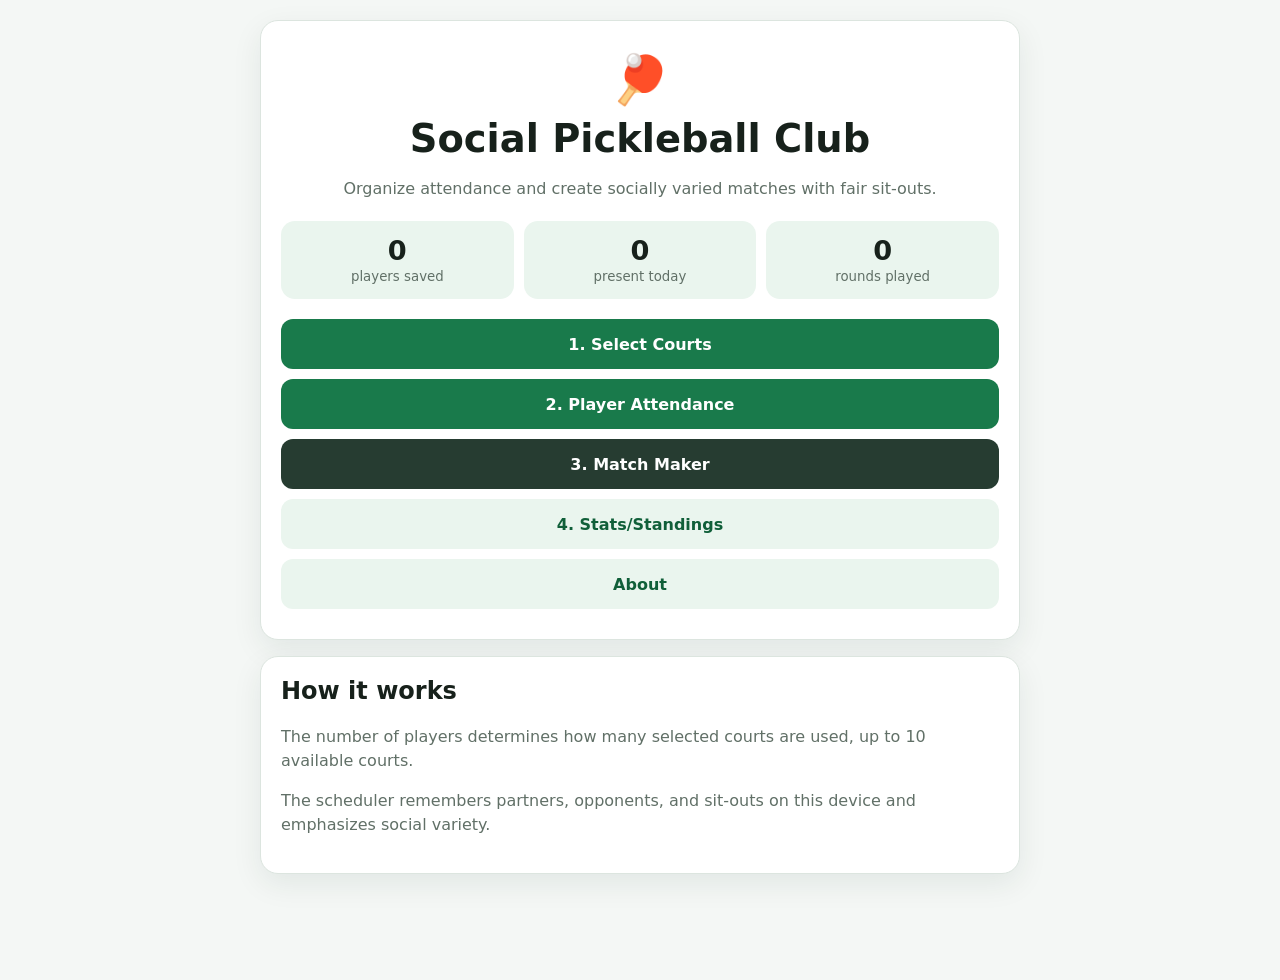
<file: index.html>
<!doctype html><html><head><meta charset="utf-8"><meta name="viewport" content="width=device-width,initial-scale=1"><title>Social Pickleball Club</title><link rel="stylesheet" href="styles.css"></head><body><main class="shell"><section class="hero card"><div class="brand-mark">🏓</div><h1>Social Pickleball Club</h1><p class="lead">Organize attendance and create socially varied matches with fair sit-outs.</p><div class="summary-grid"><div class="stat"><span id="savedPlayers">0</span><small>players saved</small></div><div class="stat"><span id="presentPlayers">0</span><small>present today</small></div><div class="stat"><span id="roundCount">0</span><small>rounds played</small></div></div><div class="stack"><a class="button primary" href="courts.html">1. Select Courts</a><a class="button primary" href="attendance.html">2. Player Attendance</a><a class="button secondary" href="matches.html">3. Match Maker</a><a class="button ghost" href="stats.html">4. Stats/Standings</a><a class="button ghost" href="about.html">About</a></div></section><section class="card info"><h2>How it works</h2><p>The number of players determines how many selected courts are used, up to 10 available courts.</p><p>The scheduler remembers partners, opponents, and sit-outs on this device and emphasizes social variety.</p></section></main><script src="storage.js"></script><script>const s=PickleStorage.load();savedPlayers.textContent=s.players.length;presentPlayers.textContent=s.players.filter(p=>p.present).length;roundCount.textContent=s.rounds.length;</script></body></html>
</file>
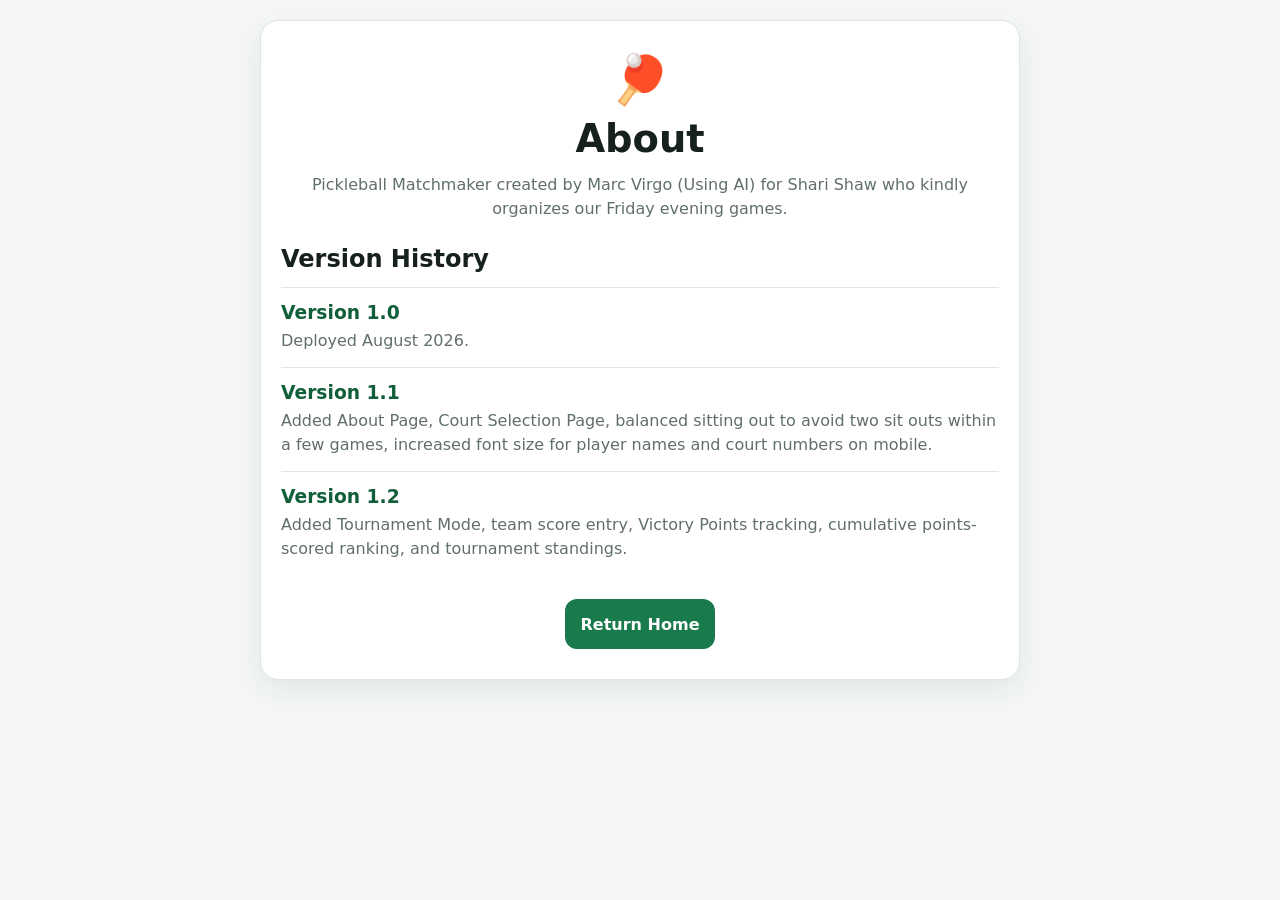
<file: about.html>
<!doctype html><html><head><meta charset="utf-8"><meta name="viewport" content="width=device-width,initial-scale=1"><title>About</title><link rel="stylesheet" href="styles.css"></head><body><main class="shell"><section class="card hero"><div class="brand-mark">🏓</div><h1>About</h1><p class="lead about-copy">Pickleball Matchmaker created by Marc Virgo (Using AI) for Shari Shaw who kindly organizes our Friday evening games.</p><div class="about-version"><h2>Version History</h2><div class="version-entry"><h3>Version 1.0</h3><p>Deployed August 2026.</p></div><div class="version-entry"><h3>Version 1.1</h3><p>Added About Page, Court Selection Page, balanced sitting out to avoid two sit outs within a few games, increased font size for player names and court numbers on mobile.</p></div><div class="version-entry"><h3>Version 1.2</h3><p>Added Tournament Mode, team score entry, Victory Points tracking, cumulative points-scored ranking, and tournament standings.</p></div></div><a class="button primary" href="index.html">Return Home</a></section></main></body></html>
</file>
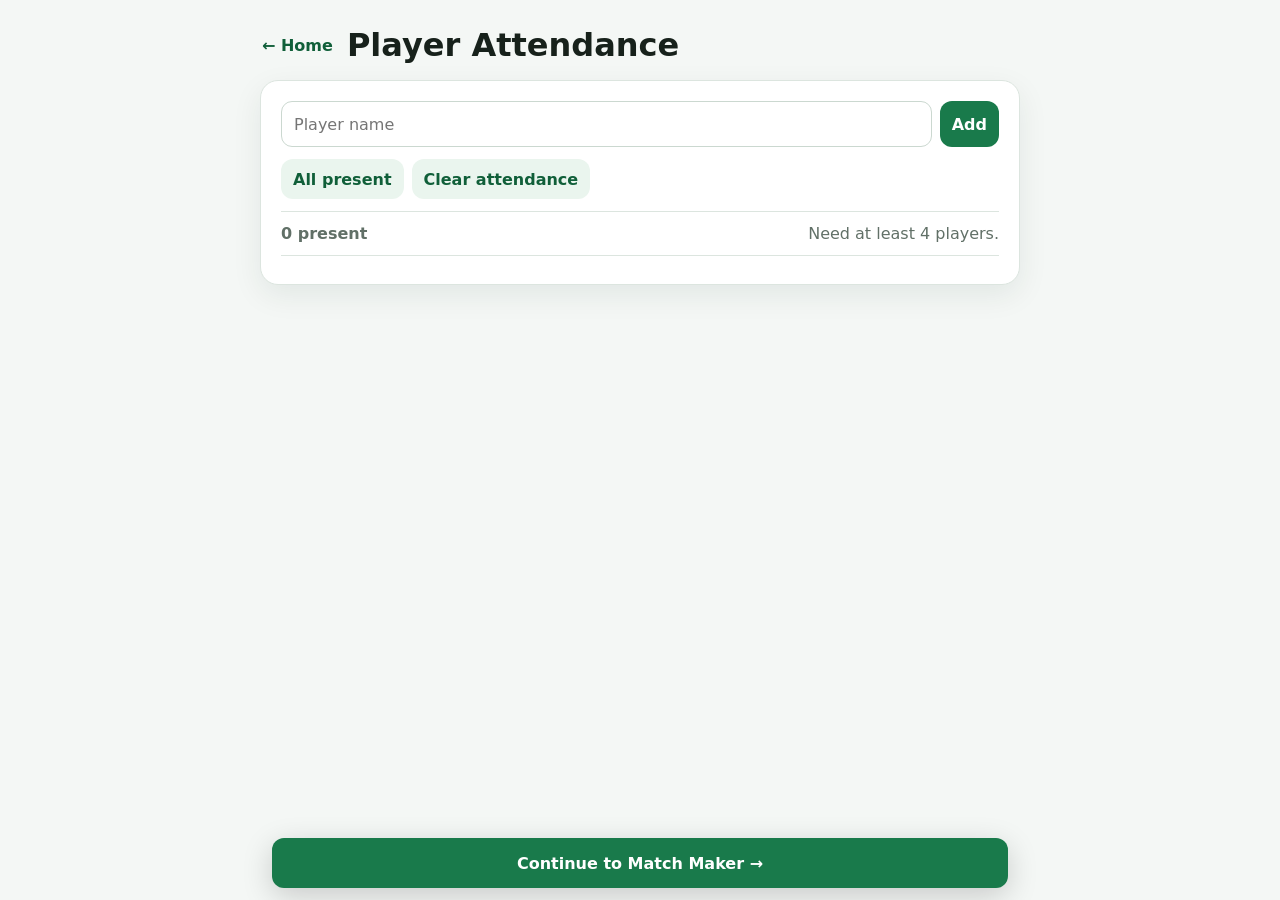
<file: attendance.html>
<!doctype html><html><head><meta charset="utf-8"><meta name="viewport" content="width=device-width,initial-scale=1"><title>Attendance</title><link rel="stylesheet" href="styles.css"></head><body><main class="shell"><header class="topbar"><a class="back-link" href="index.html">← Home</a><h1>Player Attendance</h1></header><section class="card"><form id="addForm" class="add-row"><input id="playerName" placeholder="Player name" maxlength="50" required><button class="button primary compact">Add</button></form><div class="toolbar"><button id="allPresent" class="button ghost compact" type="button">All present</button><button id="nonePresent" class="button ghost compact" type="button">Clear attendance</button></div><div class="attendance-summary"><strong><span id="presentCount">0</span> present</strong><span id="courtForecast"></span></div><div id="playerList" class="player-list"></div></section><div class="sticky-actions"><a class="button primary" href="matches.html">Continue to Match Maker →</a></div></main><script src="storage.js"></script><script src="attendance.js"></script></body></html>
</file>
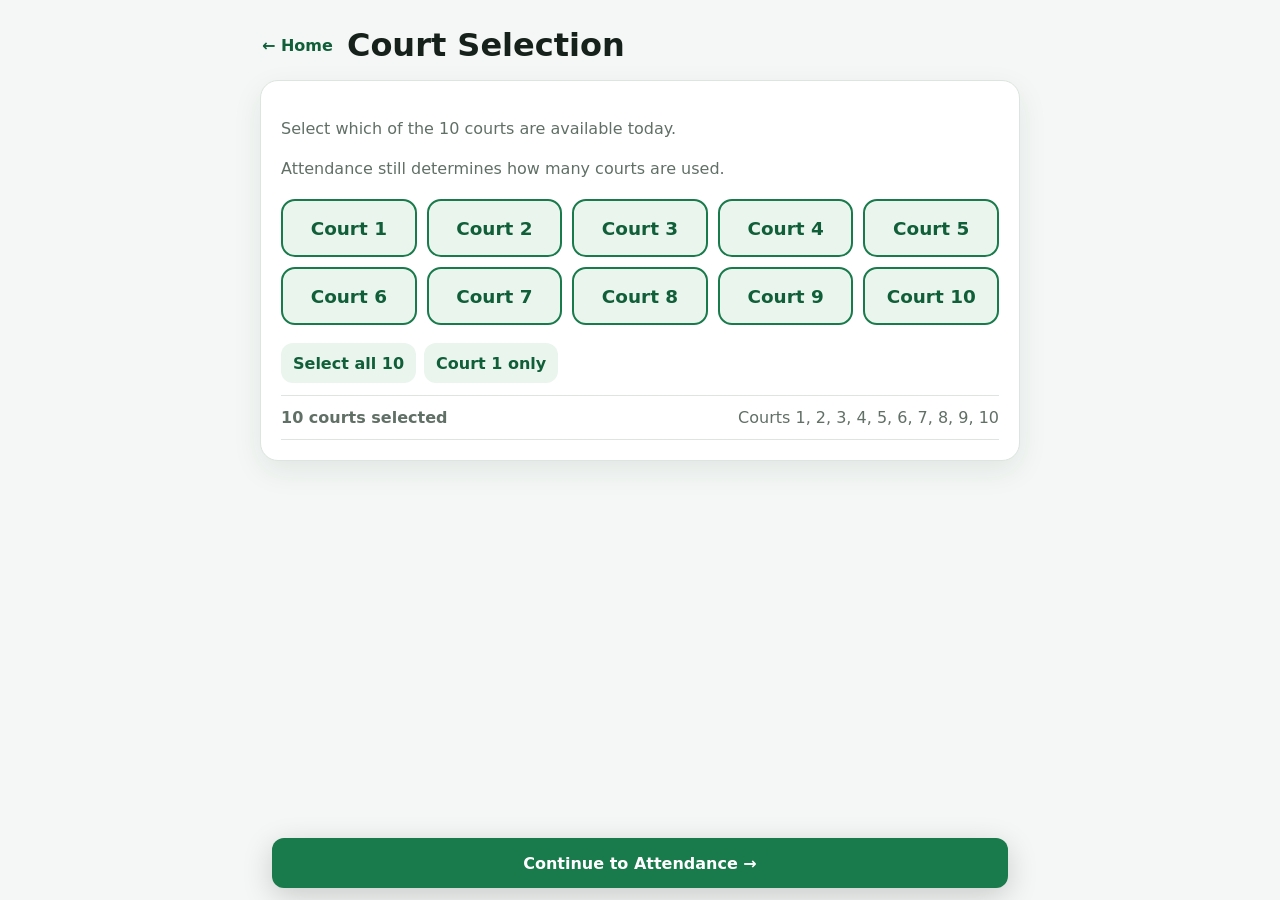
<file: courts.html>
<!doctype html><html><head><meta charset="utf-8"><meta name="viewport" content="width=device-width,initial-scale=1"><title>Court Selection</title><link rel="stylesheet" href="styles.css"></head><body><main class="shell"><header class="topbar"><a class="back-link" href="index.html">← Home</a><h1>Court Selection</h1></header><section class="card"><p class="lead">Select which of the 10 courts are available today.</p><p class="muted">Attendance still determines how many courts are used.</p><div id="courtSelectGrid" class="court-select-grid"></div><div class="toolbar"><button id="selectAll" class="button ghost compact">Select all 10</button><button id="court1Only" class="button ghost compact">Court 1 only</button></div><div class="attendance-summary"><strong><span id="selectedCount">0</span> courts selected</strong><span id="selectedList"></span></div></section><div class="sticky-actions"><a class="button primary" href="attendance.html">Continue to Attendance →</a></div></main><script src="storage.js"></script><script src="courts.js"></script></body></html>
</file>
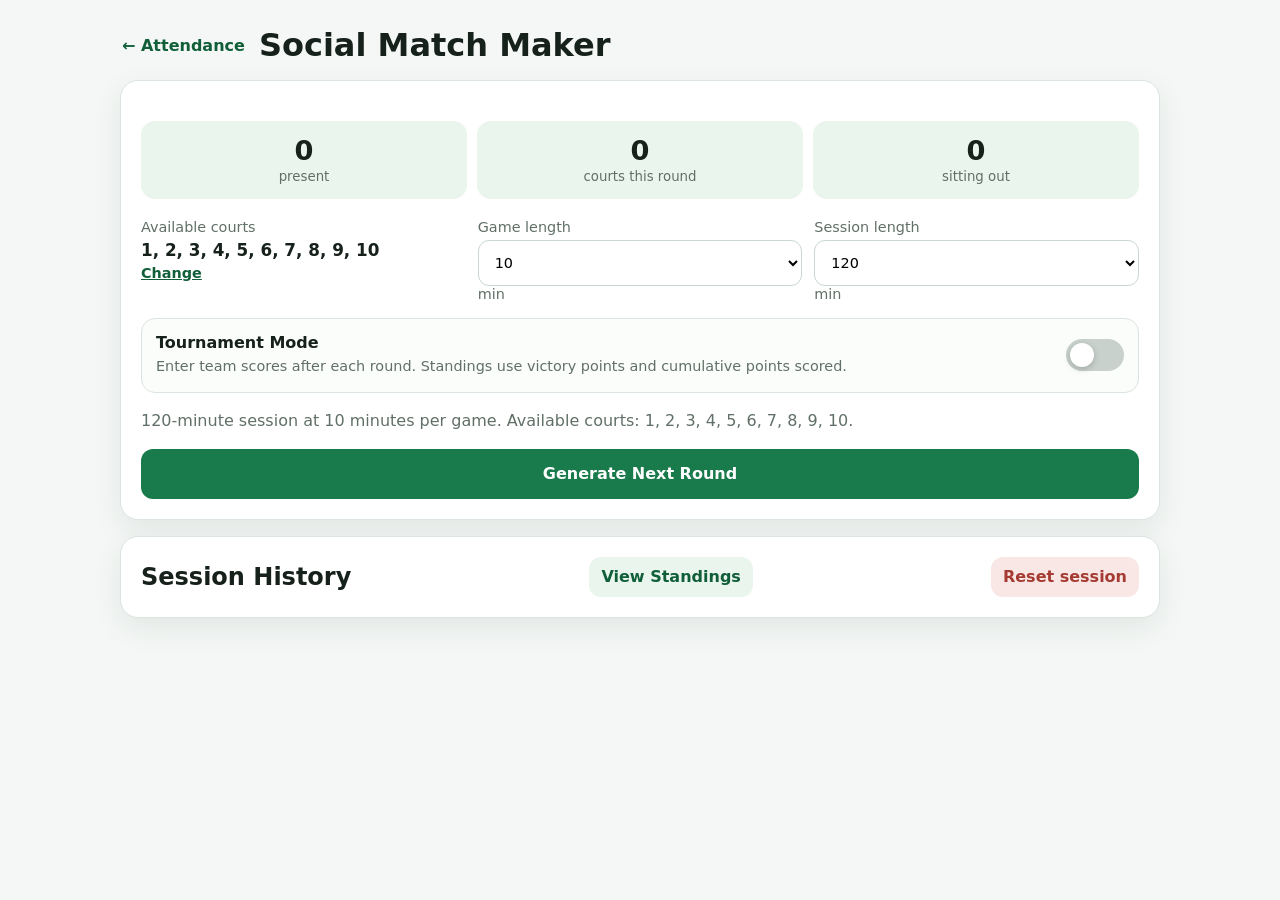
<file: matches.html>
<!doctype html><html><head><meta charset="utf-8"><meta name="viewport" content="width=device-width,initial-scale=1"><title>Match Maker</title><link rel="stylesheet" href="styles.css"></head><body><main class="shell wide"><header class="topbar"><a class="back-link" href="attendance.html">← Attendance</a><h1>Social Match Maker</h1></header><section class="card"><div class="summary-grid"><div class="stat"><span id="presentCount">0</span><small>present</small></div><div class="stat"><span id="courtsUsed">0</span><small>courts this round</small></div><div class="stat"><span id="sitCount">0</span><small>sitting out</small></div></div><div class="settings-row"><div class="court-setting"><span>Available courts</span><strong id="selectedCourtsText">—</strong><a href="courts.html">Change</a></div><label>Game length<select id="gameMinutes"><option>8</option><option selected>10</option><option>12</option><option>15</option></select> min</label><label>Session length<select id="sessionMinutes"><option>90</option><option selected>120</option><option>130</option><option>150</option></select> min</label></div><div class="tournament-control"><div><strong>Tournament Mode</strong><p class="muted small-note">Enter team scores after each round. Standings use victory points and cumulative points scored.</p></div><label class="switch"><input id="tournamentMode" type="checkbox"><span class="slider"></span></label></div><p id="scheduleHint" class="muted"></p><div class="stack"><button id="generateRound" class="button primary">Generate Next Round</button><button id="completeRound" class="button secondary hidden">Complete Round</button></div></section><section id="currentRoundCard" class="card hidden"><div class="round-heading"><h2 id="roundTitle">Round</h2><span id="roundTime" class="pill"></span></div><div id="courtGrid" class="court-grid"></div><div id="byeBox" class="bye-box hidden"><h3>Sitting Out</h3><div id="byeList" class="chips"></div></div></section><section class="card"><div class="round-heading"><h2>Session History</h2>
        <a class="button ghost compact" href="stats.html">View Standings</a><button id="resetSession" class="button danger compact">Reset session</button></div><div id="history"></div></section></main><script src="storage.js"></script><script src="scheduler.js"></script><script src="matches.js"></script></body></html>
</file>
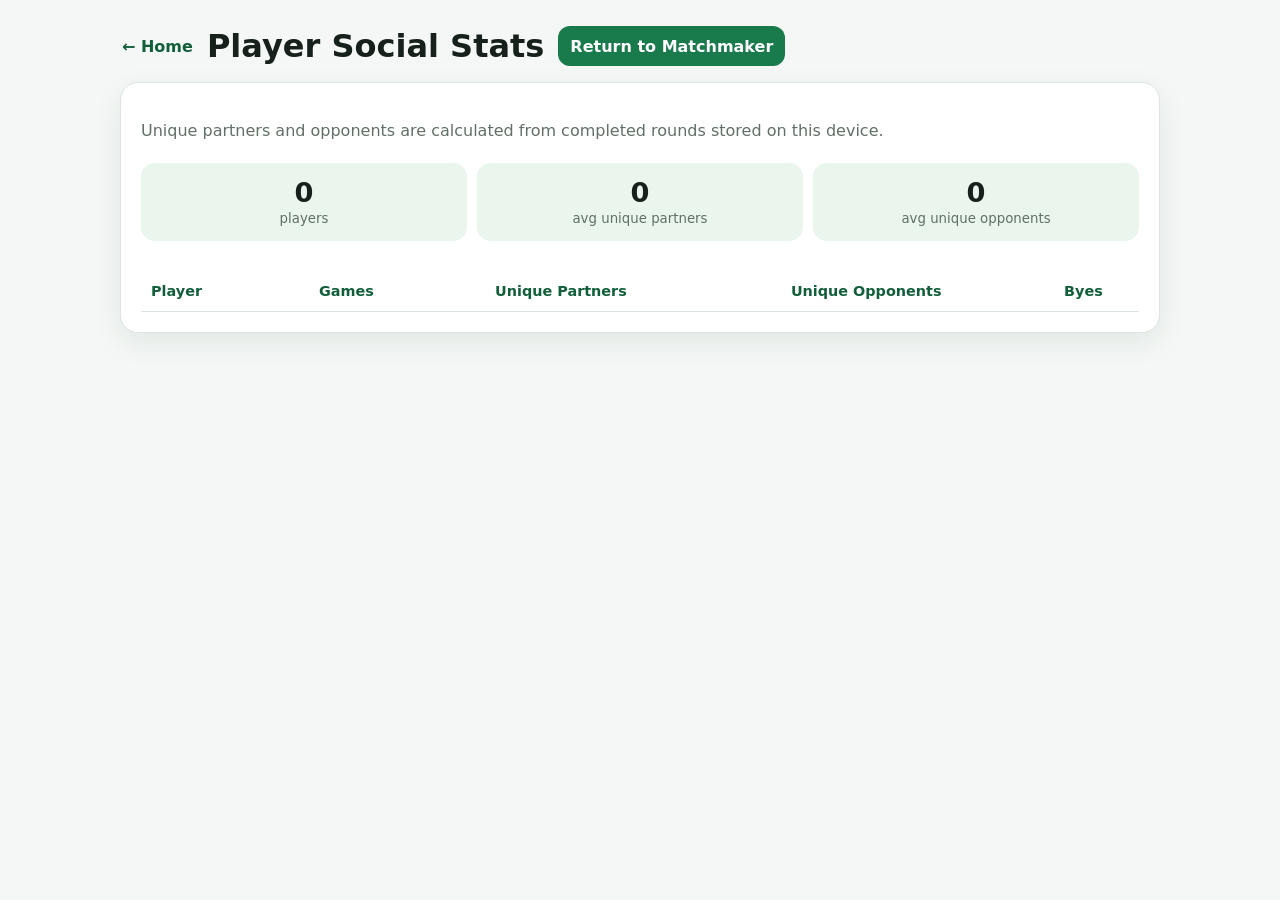
<file: stats.html>
<!doctype html><html><head><meta charset="utf-8"><meta name="viewport" content="width=device-width,initial-scale=1"><title>Stats/Standings</title><link rel="stylesheet" href="styles.css"></head><body><main class="shell wide"><header class="topbar"><a class="back-link" href="index.html">← Home</a><h1 id="statsTitle">Stats/Standings</h1>
      <a class="button primary compact" href="matches.html">Return to Matchmaker</a></header><section class="card"><p id="statsIntro" class="muted"></p><div class="summary-grid"><div class="stat"><span id="playerCount">0</span><small>players</small></div><div class="stat"><span id="avgPartners">0</span><small>avg unique partners</small></div><div class="stat"><span id="avgOpponents">0</span><small>avg unique opponents</small></div></div><div class="table-wrap"><table class="stats-table"><thead id="statsHead"></thead><tbody id="statsBody"></tbody></table></div></section></main><script src="storage.js"></script><script src="stats.js"></script></body></html>
</file>
<file: styles.css>
:root{--bg:#f4f7f5;--card:#fff;--ink:#17211b;--muted:#617067;--line:#dce5df;--accent:#197a4b;--accent-dark:#105f39;--soft:#eaf5ee;--danger:#a53b32;--shadow:0 10px 30px rgba(18,55,35,.08)}*{box-sizing:border-box}html{-webkit-text-size-adjust:100%}body{margin:0;font-family:system-ui,-apple-system,BlinkMacSystemFont,"Segoe UI",sans-serif;background:var(--bg);color:var(--ink)}button,input,select{font:inherit}button{cursor:pointer}.shell{width:min(100% - 24px,760px);margin:0 auto;padding:20px 0 90px}.shell.wide{width:min(100% - 24px,1040px)}.card{background:var(--card);border:1px solid var(--line);border-radius:18px;box-shadow:var(--shadow);padding:20px;margin-bottom:16px}.hero{text-align:center;padding:30px 20px}.brand-mark{font-size:48px}h1{font-size:clamp(1.6rem,6vw,2.4rem);margin:8px 0}h2{margin-top:0}.lead,.muted,.info p{color:var(--muted);line-height:1.5}.topbar{display:flex;align-items:center;gap:14px;padding:6px 2px 16px}.topbar h1{margin:0;font-size:clamp(1.35rem,5vw,2rem)}.back-link{color:var(--accent-dark);text-decoration:none;font-weight:700;white-space:nowrap}.summary-grid{display:grid;grid-template-columns:repeat(3,1fr);gap:10px;margin:20px 0}.stat{background:var(--soft);border-radius:14px;padding:14px 8px;text-align:center}.stat span{display:block;font-size:1.7rem;font-weight:800}.stat small{color:var(--muted)}.stack{display:grid;gap:10px}.button{display:inline-flex;align-items:center;justify-content:center;min-height:50px;padding:12px 16px;border:0;border-radius:12px;font-weight:800;text-decoration:none}.primary{background:var(--accent);color:#fff}.primary:hover{background:var(--accent-dark)}.secondary{background:#263c31;color:#fff}.ghost{background:var(--soft);color:var(--accent-dark)}.danger{background:#f8e7e5;color:var(--danger)}.compact{min-height:40px;padding:8px 12px}.add-row{display:grid;grid-template-columns:1fr auto;gap:8px}input,select{width:100%;min-height:46px;border:1px solid #cbd8d0;border-radius:11px;padding:10px 12px;background:#fff}.toolbar{display:flex;flex-wrap:wrap;gap:8px;margin:12px 0}.attendance-summary{display:flex;justify-content:space-between;gap:12px;padding:12px 0;border-top:1px solid var(--line);border-bottom:1px solid var(--line);color:var(--muted)}.player-list{margin-top:8px}.player-row{display:flex;align-items:center;justify-content:space-between;min-height:54px;border-bottom:1px solid var(--line)}.player-check{display:flex;align-items:center;gap:12px;flex:1;font-weight:650}.player-check input{width:22px;min-height:auto;height:22px}.icon-button{width:42px;height:42px;border:0;background:transparent;font-size:26px;color:#8e413b}.empty{color:var(--muted);text-align:center;padding:14px}.sticky-actions{position:fixed;left:12px;right:12px;bottom:12px;display:flex;justify-content:center;pointer-events:none}.sticky-actions .button{width:min(100%,736px);box-shadow:0 8px 30px rgba(0,0,0,.18);pointer-events:auto}.settings-row{display:grid;grid-template-columns:repeat(3,1fr);gap:12px}.settings-row label{color:var(--muted);font-size:.9rem}.settings-row select{margin-top:5px}.round-heading{display:flex;justify-content:space-between;align-items:center;gap:10px}.round-heading h2{margin:0}.pill,.chip{display:inline-block;background:var(--soft);color:var(--accent-dark);border-radius:999px;padding:7px 10px;font-weight:800}.court-grid{display:grid;grid-template-columns:repeat(3,1fr);gap:12px;margin-top:16px}.court-card{border:1px solid var(--line);border-radius:16px;padding:14px;text-align:center;background:#fbfdfb}.court-card h3{margin:0 0 10px;color:var(--accent-dark);font-size:1.55rem}.team{font-weight:800;line-height:1.5;font-size:1.42rem}.team span{color:var(--muted);font-weight:600}.vs{font-size:.92rem;font-weight:900;color:var(--muted);margin:8px 0}.bye-box{margin-top:16px;padding:14px;background:#fff7df;border-radius:14px}.bye-box h3{margin-top:0}.chips{display:flex;flex-wrap:wrap;gap:8px}.history-round{border-top:1px solid var(--line);padding:10px 0}.history-round summary{cursor:pointer;font-weight:800}.history-round summary span{color:var(--muted);font-weight:500}.history-body{color:var(--muted)}.history-body p{font-size:1.05rem;line-height:1.45}.hidden{display:none!important}.court-select-grid{display:grid;grid-template-columns:repeat(5,1fr);gap:10px;margin:18px 0}.court-toggle{position:relative}.court-toggle input{position:absolute;opacity:0;pointer-events:none}.court-toggle span{display:flex;min-height:58px;align-items:center;justify-content:center;border:2px solid var(--line);border-radius:14px;font-weight:850;font-size:1.15rem;background:#fff}.court-toggle input:checked+span{border-color:var(--accent);background:var(--soft);color:var(--accent-dark)}.court-setting{display:flex;flex-direction:column;gap:5px;color:var(--muted);font-size:.9rem}.court-setting strong{color:var(--ink);font-size:1.05rem}.court-setting a{color:var(--accent-dark);font-weight:800}.player-name-chip{font-size:1.12rem;padding:9px 13px}.table-wrap{width:100%;overflow-x:auto}.stats-table{width:100%;border-collapse:collapse;margin-top:10px}.stats-table th,.stats-table td{padding:12px 10px;border-bottom:1px solid var(--line);text-align:left}.stats-table th{color:var(--accent-dark);font-size:.9rem}.stats-table td:not(:first-child),.stats-table th:not(:first-child){text-align:center}.about-copy{max-width:680px;margin:12px auto 24px}.about-version{text-align:left;margin:24px 0}.about-version h2{margin-bottom:14px}.version-entry{padding:14px 0;border-top:1px solid var(--line)}.version-entry h3{margin:0 0 6px;color:var(--accent-dark)}.version-entry p{margin:0;color:var(--muted);line-height:1.5}.tournament-control{margin:16px 0 8px;padding:14px;border:1px solid var(--line);border-radius:14px;display:flex;align-items:center;justify-content:space-between;gap:18px;background:#fbfdfb}.small-note{margin:4px 0 0;font-size:.9rem}.switch{position:relative;display:inline-block;width:58px;height:32px;flex:0 0 auto}.switch input{opacity:0;width:0;height:0}.slider{position:absolute;inset:0;background:#c8d1cb;border-radius:999px;transition:.2s}.slider:before{content:"";position:absolute;width:24px;height:24px;left:4px;top:4px;background:#fff;border-radius:50%;transition:.2s;box-shadow:0 2px 6px rgba(0,0,0,.2)}.switch input:checked+.slider{background:var(--accent)}.switch input:checked+.slider:before{transform:translateX(26px)}.score-entry{display:grid;grid-template-columns:1fr 1fr;gap:8px;margin-top:14px;padding-top:12px;border-top:1px solid var(--line)}.score-entry label{font-size:.82rem;color:var(--muted);font-weight:700}.score-entry input{margin-top:5px;text-align:center;font-size:1.25rem;font-weight:800}button:disabled{opacity:.45;cursor:not-allowed;filter:grayscale(.2)}
@media(max-width:700px){.settings-row{grid-template-columns:1fr}.court-grid{grid-template-columns:1fr 1fr}.attendance-summary{flex-direction:column;gap:4px}}
@media(max-width:620px){.court-select-grid{grid-template-columns:repeat(2,1fr)}.court-card h3{font-size:1.65rem}.court-card .team{font-size:1.5rem}.stats-table,.stats-table thead,.stats-table tbody,.stats-table th,.stats-table td,.stats-table tr{display:block;width:100%}.stats-table thead{display:none}.stats-table tr{border:1px solid var(--line);border-radius:12px;margin-bottom:10px;padding:8px 10px;background:#fbfdfb}.stats-table td{display:flex;justify-content:space-between;gap:12px;border-bottom:1px solid var(--line);text-align:right!important;padding:8px 0}.stats-table td:last-child{border-bottom:0}.stats-table td::before{content:attr(data-label);font-weight:700;color:var(--muted);text-align:left}}
@media(max-width:430px){.shell{width:min(100% - 16px,760px);padding-top:10px}.card{border-radius:14px;padding:15px}.summary-grid{gap:6px}.stat{padding:10px 5px}.stat span{font-size:1.4rem}.stat small{font-size:.72rem}.court-grid{grid-template-columns:1fr}.topbar{align-items:flex-start;flex-direction:column;gap:5px}.tournament-control{align-items:flex-start}.score-entry{grid-template-columns:1fr}}
</file>
